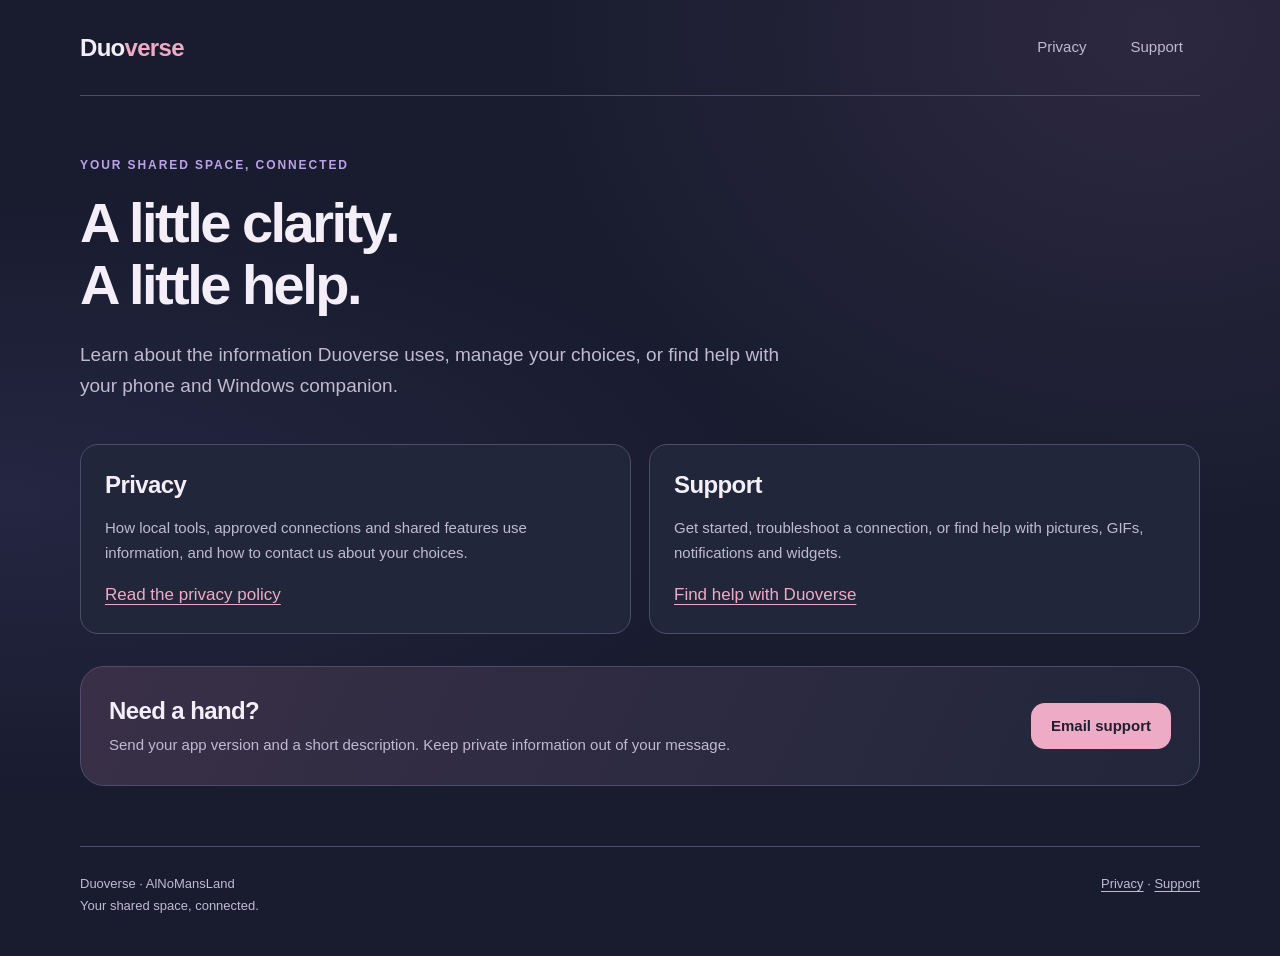
<file: docs/index.html>
<!doctype html>
<html lang="en">
<head>
  <meta charset="utf-8">
  <meta name="viewport" content="width=device-width, initial-scale=1">
  <meta name="robots" content="noindex, nofollow">
  <meta name="referrer" content="no-referrer">
  <meta name="description" content="Privacy information and practical support for Duoverse.">
  <meta name="color-scheme" content="dark light">
  <title>Privacy and support — Duoverse</title>
  <link rel="stylesheet" href="assets/site.css">
</head>
<body>
  <a class="skip" href="#main">Skip to content</a>
  <div class="shell">
    <header class="site-header">
      <a class="brand" href="./" aria-label="Duoverse privacy and support">Duo<span>verse</span></a>
      <nav aria-label="Privacy and support"><a href="privacy/">Privacy</a><a href="support/">Support</a></nav>
    </header>
    <main id="main">
      <div class="hero">
        <p class="eyebrow">Your shared space, connected</p>
        <h1>A little clarity.<br>A little help.</h1>
        <p class="lead">Learn about the information Duoverse uses, manage your choices, or find help with your phone and Windows companion.</p>
      </div>
      <div class="two-columns">
        <section class="info-card" aria-labelledby="privacy-title"><h2 id="privacy-title">Privacy</h2><p>How local tools, approved connections and shared features use information, and how to contact us about your choices.</p><a href="privacy/">Read the privacy policy</a></section>
        <section class="info-card" aria-labelledby="support-title"><h2 id="support-title">Support</h2><p>Get started, troubleshoot a connection, or find help with pictures, GIFs, notifications and widgets.</p><a href="support/">Find help with Duoverse</a></section>
      </div>
      <div class="contact-card" style="margin-top:32px"><div><h2>Need a hand?</h2><p>Send your app version and a short description. Keep private information out of your message.</p></div><a class="button" href="mailto:duoverseoffficial@gmail.com">Email support</a></div>
    </main>
    <footer><p>Duoverse · AlNoMansLand<br>Your shared space, connected.</p><p><a href="privacy/">Privacy</a> · <a href="support/">Support</a></p></footer>
  </div>
</body>
</html>
</file>
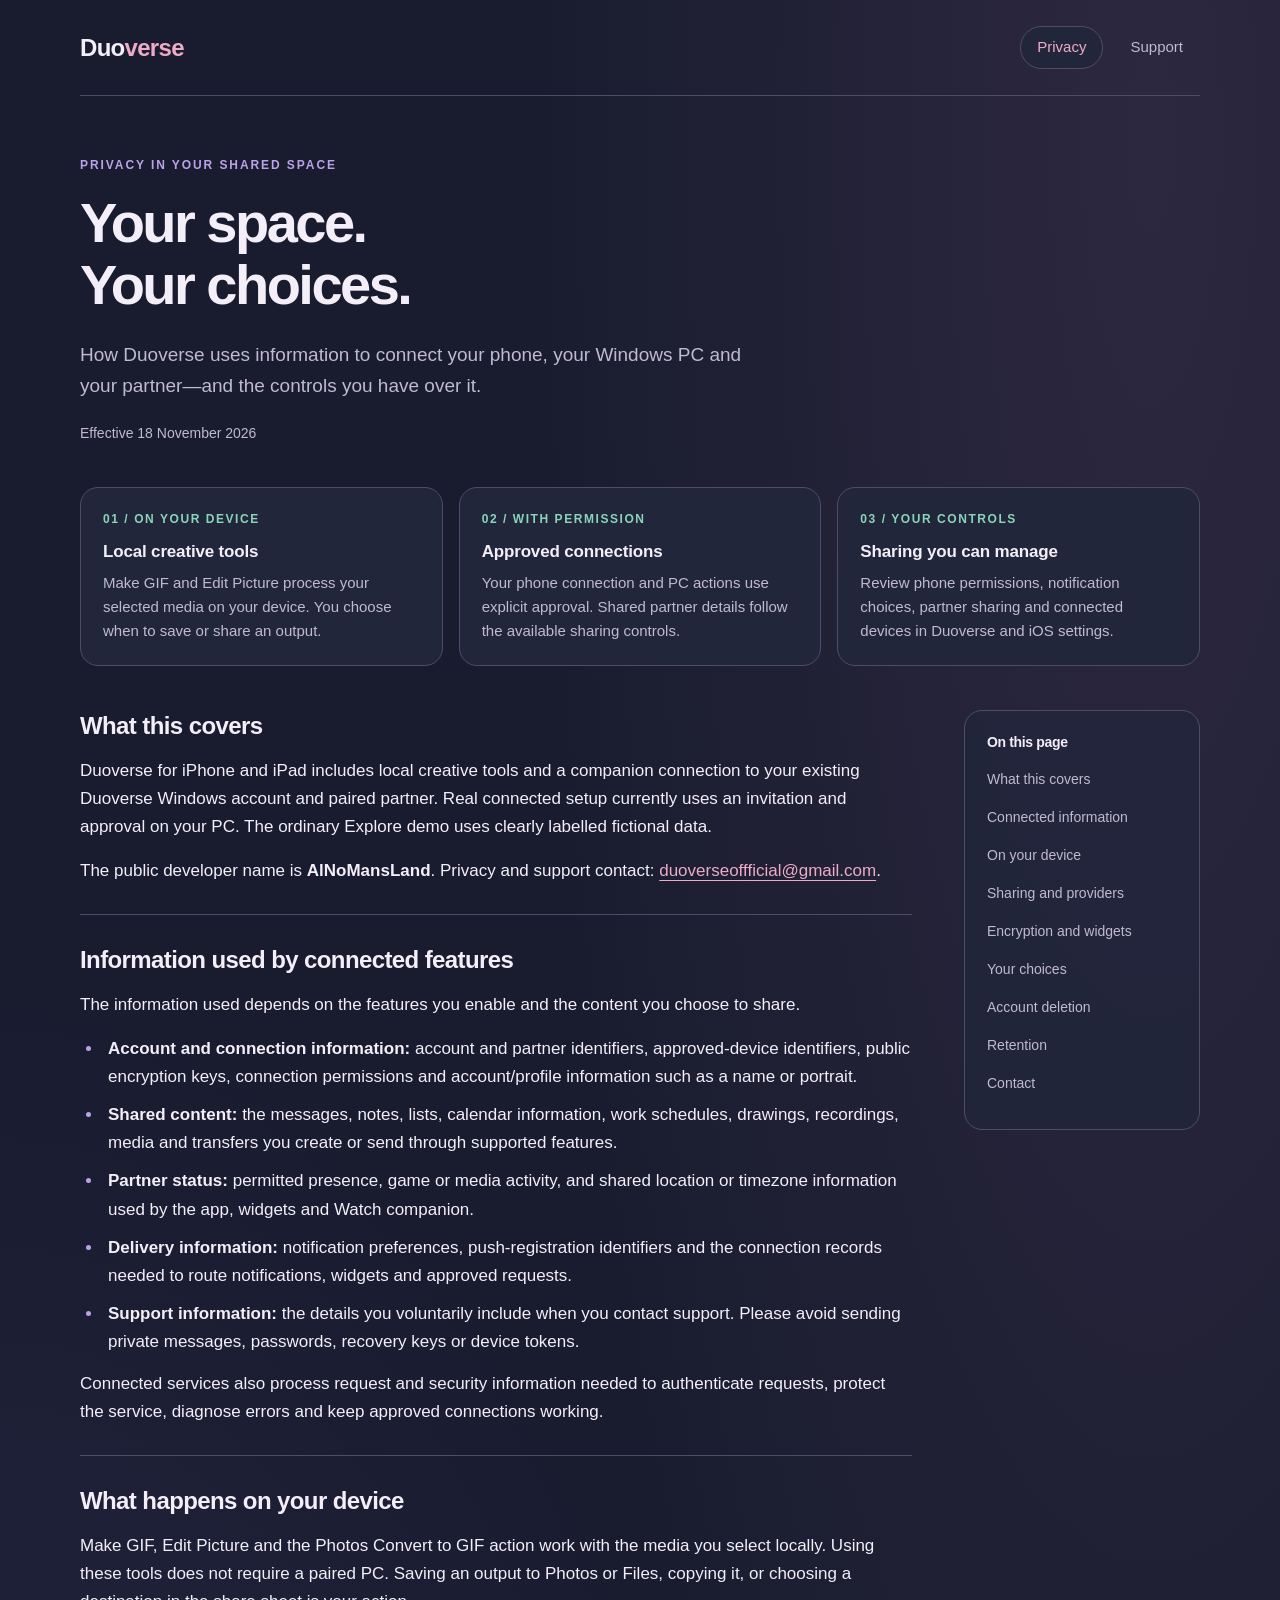
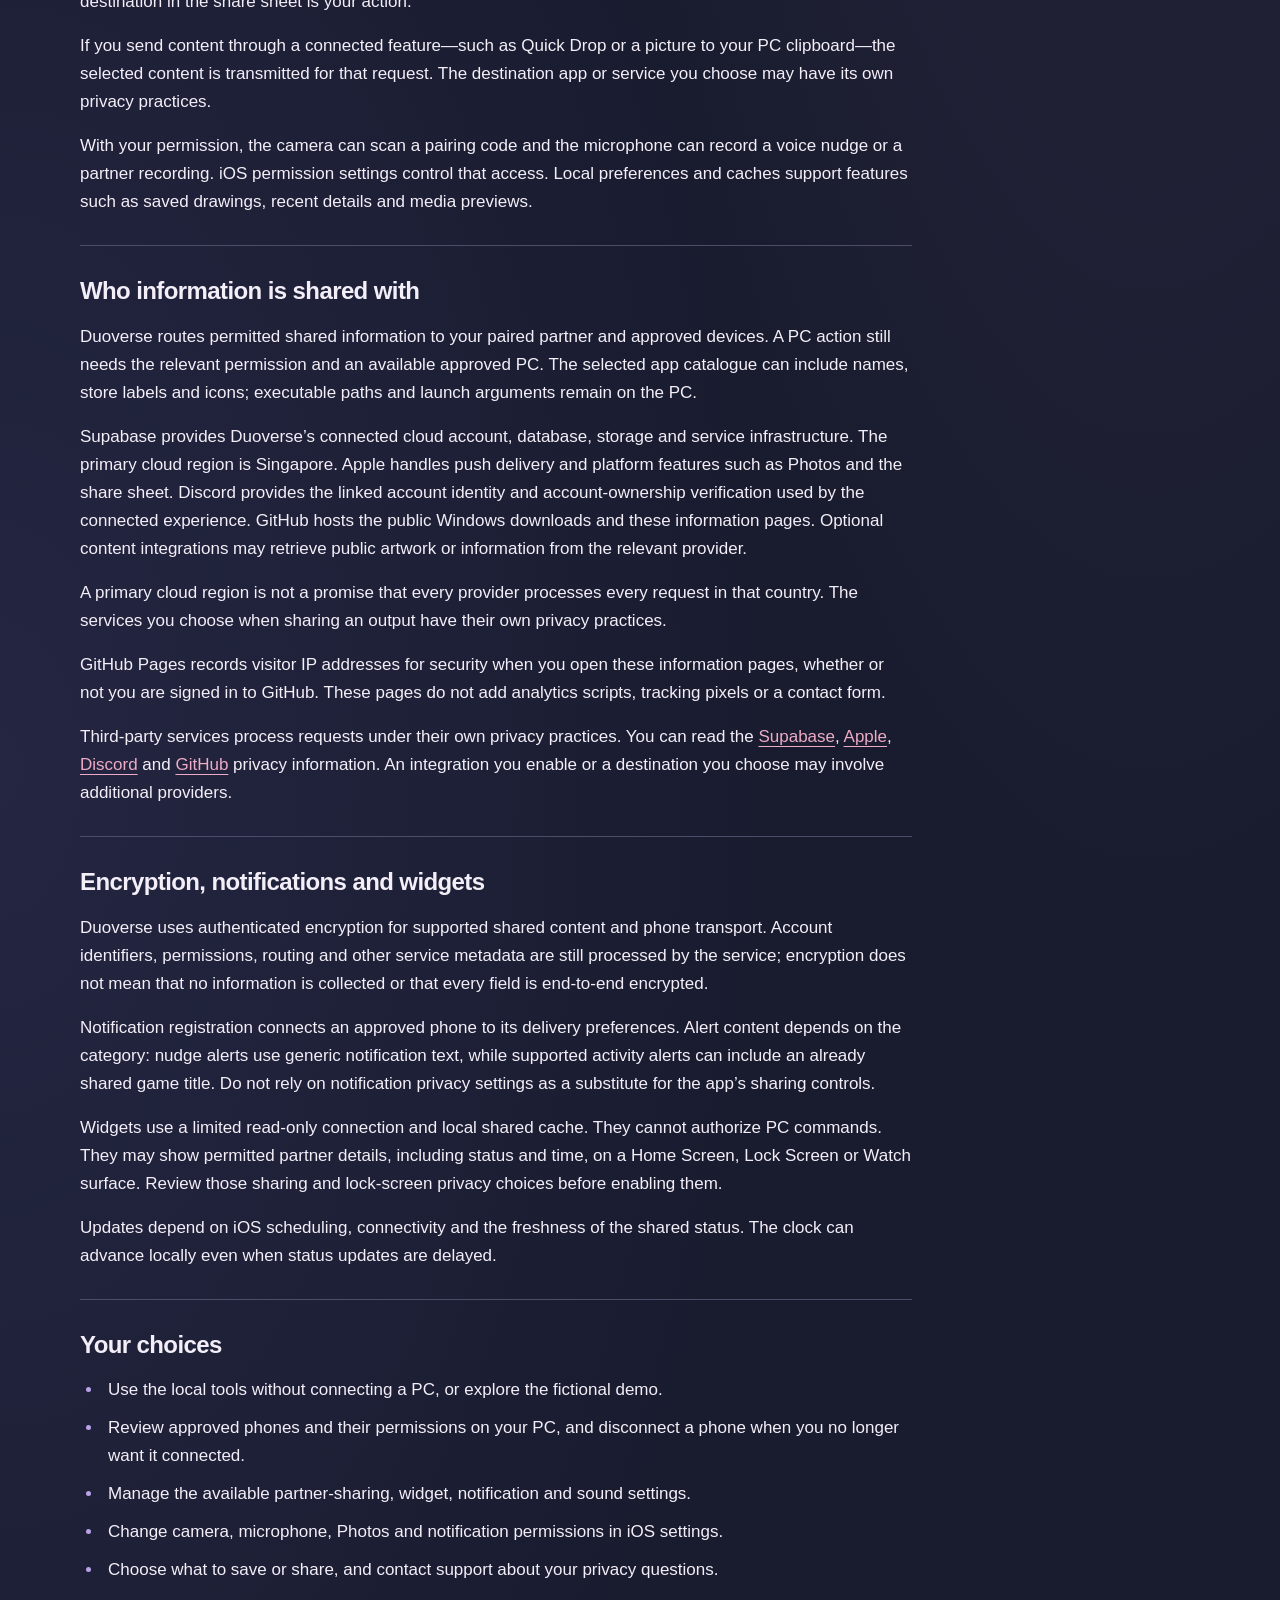
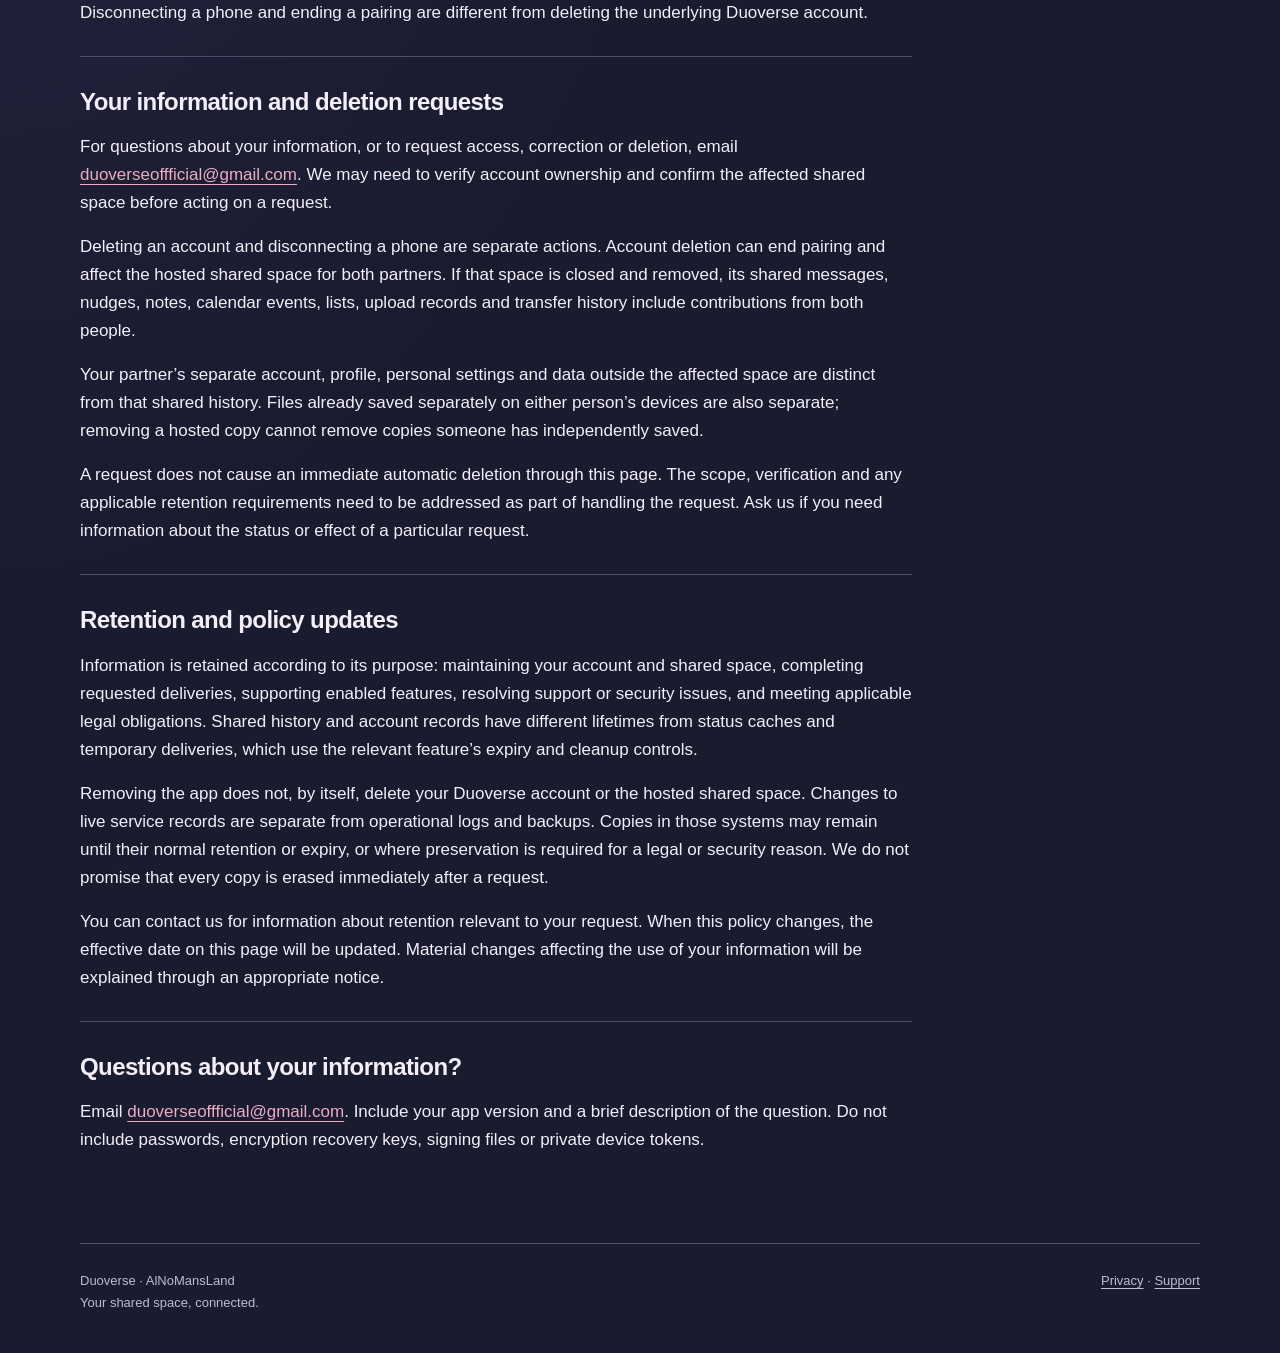
<file: docs/privacy/index.html>
<!doctype html>
<html lang="en">
<head>
  <meta charset="utf-8">
  <meta name="viewport" content="width=device-width, initial-scale=1">
  <meta name="robots" content="noindex, nofollow">
  <meta name="description" content="How Duoverse uses information for local creative tools, approved devices and your shared space.">
  <meta name="color-scheme" content="dark light">
  <meta name="referrer" content="no-referrer">
  <title>Privacy — Duoverse</title>
  <link rel="stylesheet" href="../assets/site.css">
</head>
<body>
  <a class="skip" href="#main">Skip to content</a>
  <div class="shell">
    <header class="site-header">
      <a class="brand" href="../support/" aria-label="Duoverse support">Duo<span>verse</span></a>
      <nav aria-label="Privacy and support">
        <a href="../privacy/" aria-current="page">Privacy</a>
        <a href="../support/">Support</a>
      </nav>
    </header>
    <main id="main">
      <div class="hero">
        <p class="eyebrow">Privacy in your shared space</p>
        <h1>Your space.<br>Your choices.</h1>
        <p class="lead">How Duoverse uses information to connect your phone, your Windows PC and your partner—and the controls you have over it.</p>
        <p class="meta">Effective 18 November 2026</p>
      </div>
      <div class="overview" aria-label="Privacy overview">
        <div><span class="number">01 / ON YOUR DEVICE</span><h2>Local creative tools</h2><p>Make GIF and Edit Picture process your selected media on your device. You choose when to save or share an output.</p></div>
        <div><span class="number">02 / WITH PERMISSION</span><h2>Approved connections</h2><p>Your phone connection and PC actions use explicit approval. Shared partner details follow the available sharing controls.</p></div>
        <div><span class="number">03 / YOUR CONTROLS</span><h2>Sharing you can manage</h2><p>Review phone permissions, notification choices, partner sharing and connected devices in Duoverse and iOS settings.</p></div>
      </div>
      <div class="document">
        <article aria-label="Privacy policy">
          <section id="scope">
            <h2>What this covers</h2>
            <p>Duoverse for iPhone and iPad includes local creative tools and a companion connection to your existing Duoverse Windows account and paired partner. Real connected setup currently uses an invitation and approval on your PC. The ordinary Explore demo uses clearly labelled fictional data.</p>
            <p>The public developer name is <strong>AlNoMansLand</strong>. Privacy and support contact: <a href="mailto:duoverseoffficial@gmail.com">duoverseoffficial@gmail.com</a>.</p>
          </section>
          <section id="information">
            <h2>Information used by connected features</h2>
            <p>The information used depends on the features you enable and the content you choose to share.</p>
            <ul>
              <li><strong>Account and connection information:</strong> account and partner identifiers, approved-device identifiers, public encryption keys, connection permissions and account/profile information such as a name or portrait.</li>
              <li><strong>Shared content:</strong> the messages, notes, lists, calendar information, work schedules, drawings, recordings, media and transfers you create or send through supported features.</li>
              <li><strong>Partner status:</strong> permitted presence, game or media activity, and shared location or timezone information used by the app, widgets and Watch companion.</li>
              <li><strong>Delivery information:</strong> notification preferences, push-registration identifiers and the connection records needed to route notifications, widgets and approved requests.</li>
              <li><strong>Support information:</strong> the details you voluntarily include when you contact support. Please avoid sending private messages, passwords, recovery keys or device tokens.</li>
            </ul>
            <p>Connected services also process request and security information needed to authenticate requests, protect the service, diagnose errors and keep approved connections working.</p>
          </section>
          <section id="local-tools">
            <h2>What happens on your device</h2>
            <p>Make GIF, Edit Picture and the Photos Convert to GIF action work with the media you select locally. Using these tools does not require a paired PC. Saving an output to Photos or Files, copying it, or choosing a destination in the share sheet is your action.</p>
            <p>If you send content through a connected feature—such as Quick Drop or a picture to your PC clipboard—the selected content is transmitted for that request. The destination app or service you choose may have its own privacy practices.</p>
            <p>With your permission, the camera can scan a pairing code and the microphone can record a voice nudge or a partner recording. iOS permission settings control that access. Local preferences and caches support features such as saved drawings, recent details and media previews.</p>
          </section>
          <section id="sharing">
            <h2>Who information is shared with</h2>
            <p>Duoverse routes permitted shared information to your paired partner and approved devices. A PC action still needs the relevant permission and an available approved PC. The selected app catalogue can include names, store labels and icons; executable paths and launch arguments remain on the PC.</p>
            <p>Supabase provides Duoverse’s connected cloud account, database, storage and service infrastructure. The primary cloud region is Singapore. Apple handles push delivery and platform features such as Photos and the share sheet. Discord provides the linked account identity and account-ownership verification used by the connected experience. GitHub hosts the public Windows downloads and these information pages. Optional content integrations may retrieve public artwork or information from the relevant provider.</p>
            <p>A primary cloud region is not a promise that every provider processes every request in that country. The services you choose when sharing an output have their own privacy practices.</p>
            <p>GitHub Pages records visitor IP addresses for security when you open these information pages, whether or not you are signed in to GitHub. These pages do not add analytics scripts, tracking pixels or a contact form.</p>
            <p>Third-party services process requests under their own privacy practices. You can read the <a href="https://supabase.com/privacy">Supabase</a>, <a href="https://www.apple.com/legal/privacy/">Apple</a>, <a href="https://discord.com/privacy">Discord</a> and <a href="https://docs.github.com/en/site-policy/privacy-policies/github-general-privacy-statement">GitHub</a> privacy information. An integration you enable or a destination you choose may involve additional providers.</p>
          </section>
          <section id="security">
            <h2>Encryption, notifications and widgets</h2>
            <p>Duoverse uses authenticated encryption for supported shared content and phone transport. Account identifiers, permissions, routing and other service metadata are still processed by the service; encryption does not mean that no information is collected or that every field is end-to-end encrypted.</p>
            <p>Notification registration connects an approved phone to its delivery preferences. Alert content depends on the category: nudge alerts use generic notification text, while supported activity alerts can include an already shared game title. Do not rely on notification privacy settings as a substitute for the app’s sharing controls.</p>
            <p>Widgets use a limited read-only connection and local shared cache. They cannot authorize PC commands. They may show permitted partner details, including status and time, on a Home Screen, Lock Screen or Watch surface. Review those sharing and lock-screen privacy choices before enabling them.</p>
            <p>Updates depend on iOS scheduling, connectivity and the freshness of the shared status. The clock can advance locally even when status updates are delayed.</p>
          </section>
          <section id="controls">
            <h2>Your choices</h2>
            <ul>
              <li>Use the local tools without connecting a PC, or explore the fictional demo.</li>
              <li>Review approved phones and their permissions on your PC, and disconnect a phone when you no longer want it connected.</li>
              <li>Manage the available partner-sharing, widget, notification and sound settings.</li>
              <li>Change camera, microphone, Photos and notification permissions in iOS settings.</li>
              <li>Choose what to save or share, and contact support about your privacy questions.</li>
            </ul>
            <p>Disconnecting a phone and ending a pairing are different from deleting the underlying Duoverse account.</p>
          </section>
          <section id="deletion">
            <h2>Your information and deletion requests</h2>
            <p>For questions about your information, or to request access, correction or deletion, email <a href="mailto:duoverseoffficial@gmail.com">duoverseoffficial@gmail.com</a>. We may need to verify account ownership and confirm the affected shared space before acting on a request.</p>
            <p>Deleting an account and disconnecting a phone are separate actions. Account deletion can end pairing and affect the hosted shared space for both partners. If that space is closed and removed, its shared messages, nudges, notes, calendar events, lists, upload records and transfer history include contributions from both people.</p>
            <p>Your partner’s separate account, profile, personal settings and data outside the affected space are distinct from that shared history. Files already saved separately on either person’s devices are also separate; removing a hosted copy cannot remove copies someone has independently saved.</p>
            <p>A request does not cause an immediate automatic deletion through this page. The scope, verification and any applicable retention requirements need to be addressed as part of handling the request. Ask us if you need information about the status or effect of a particular request.</p>
          </section>
          <section id="retention">
            <h2>Retention and policy updates</h2>
            <p>Information is retained according to its purpose: maintaining your account and shared space, completing requested deliveries, supporting enabled features, resolving support or security issues, and meeting applicable legal obligations. Shared history and account records have different lifetimes from status caches and temporary deliveries, which use the relevant feature’s expiry and cleanup controls.</p>
            <p>Removing the app does not, by itself, delete your Duoverse account or the hosted shared space. Changes to live service records are separate from operational logs and backups. Copies in those systems may remain until their normal retention or expiry, or where preservation is required for a legal or security reason. We do not promise that every copy is erased immediately after a request.</p>
            <p>You can contact us for information about retention relevant to your request. When this policy changes, the effective date on this page will be updated. Material changes affecting the use of your information will be explained through an appropriate notice.</p>
          </section>
          <section id="contact">
            <h2>Questions about your information?</h2>
            <p>Email <a href="mailto:duoverseoffficial@gmail.com">duoverseoffficial@gmail.com</a>. Include your app version and a brief description of the question. Do not include passwords, encryption recovery keys, signing files or private device tokens.</p>
          </section>
        </article>
        <aside class="contents" aria-labelledby="contents-title">
          <h2 id="contents-title">On this page</h2>
          <ol>
            <li><a href="#scope">What this covers</a></li>
            <li><a href="#information">Connected information</a></li>
            <li><a href="#local-tools">On your device</a></li>
            <li><a href="#sharing">Sharing and providers</a></li>
            <li><a href="#security">Encryption and widgets</a></li>
            <li><a href="#controls">Your choices</a></li>
            <li><a href="#deletion">Account deletion</a></li>
            <li><a href="#retention">Retention</a></li>
            <li><a href="#contact">Contact</a></li>
          </ol>
        </aside>
      </div>
    </main>
    <footer><p>Duoverse · AlNoMansLand<br>Your shared space, connected.</p><p><a href="../privacy/">Privacy</a> · <a href="../support/">Support</a></p></footer>
  </div>
</body>
</html>
</file>
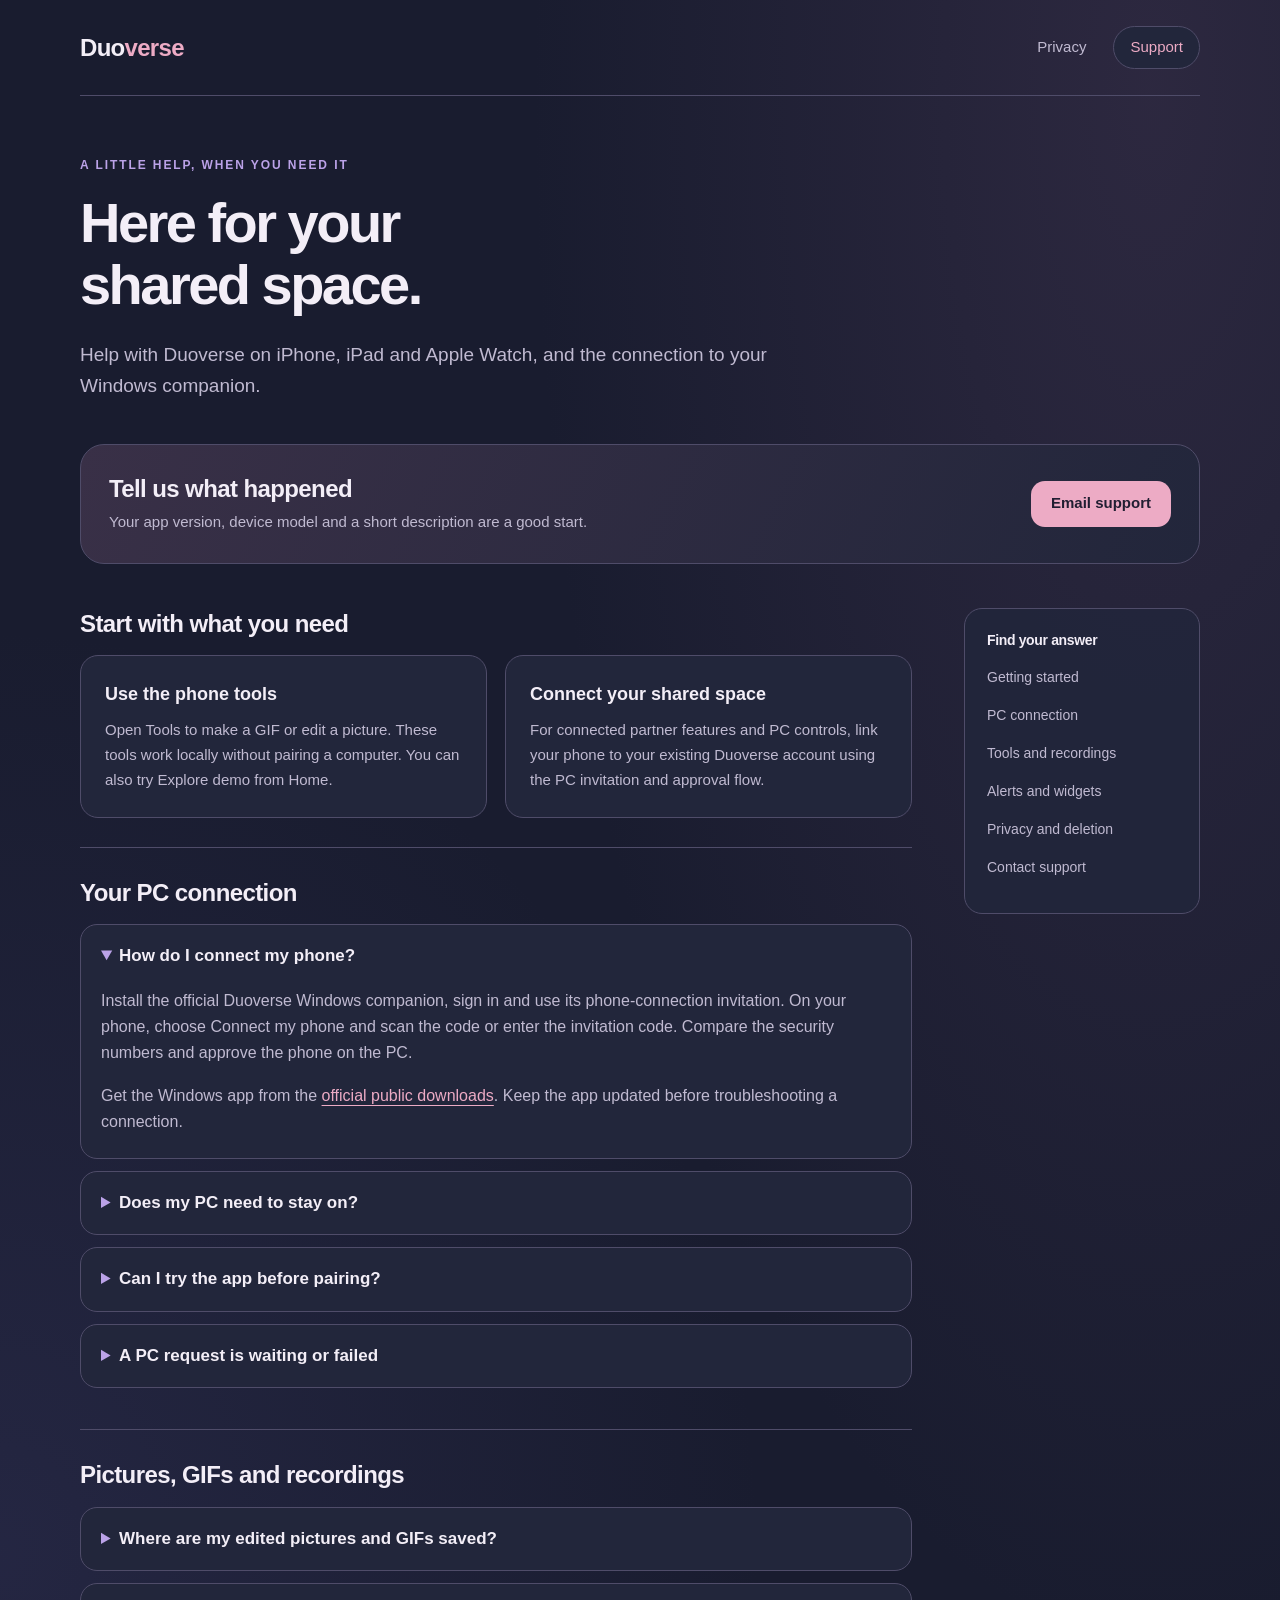
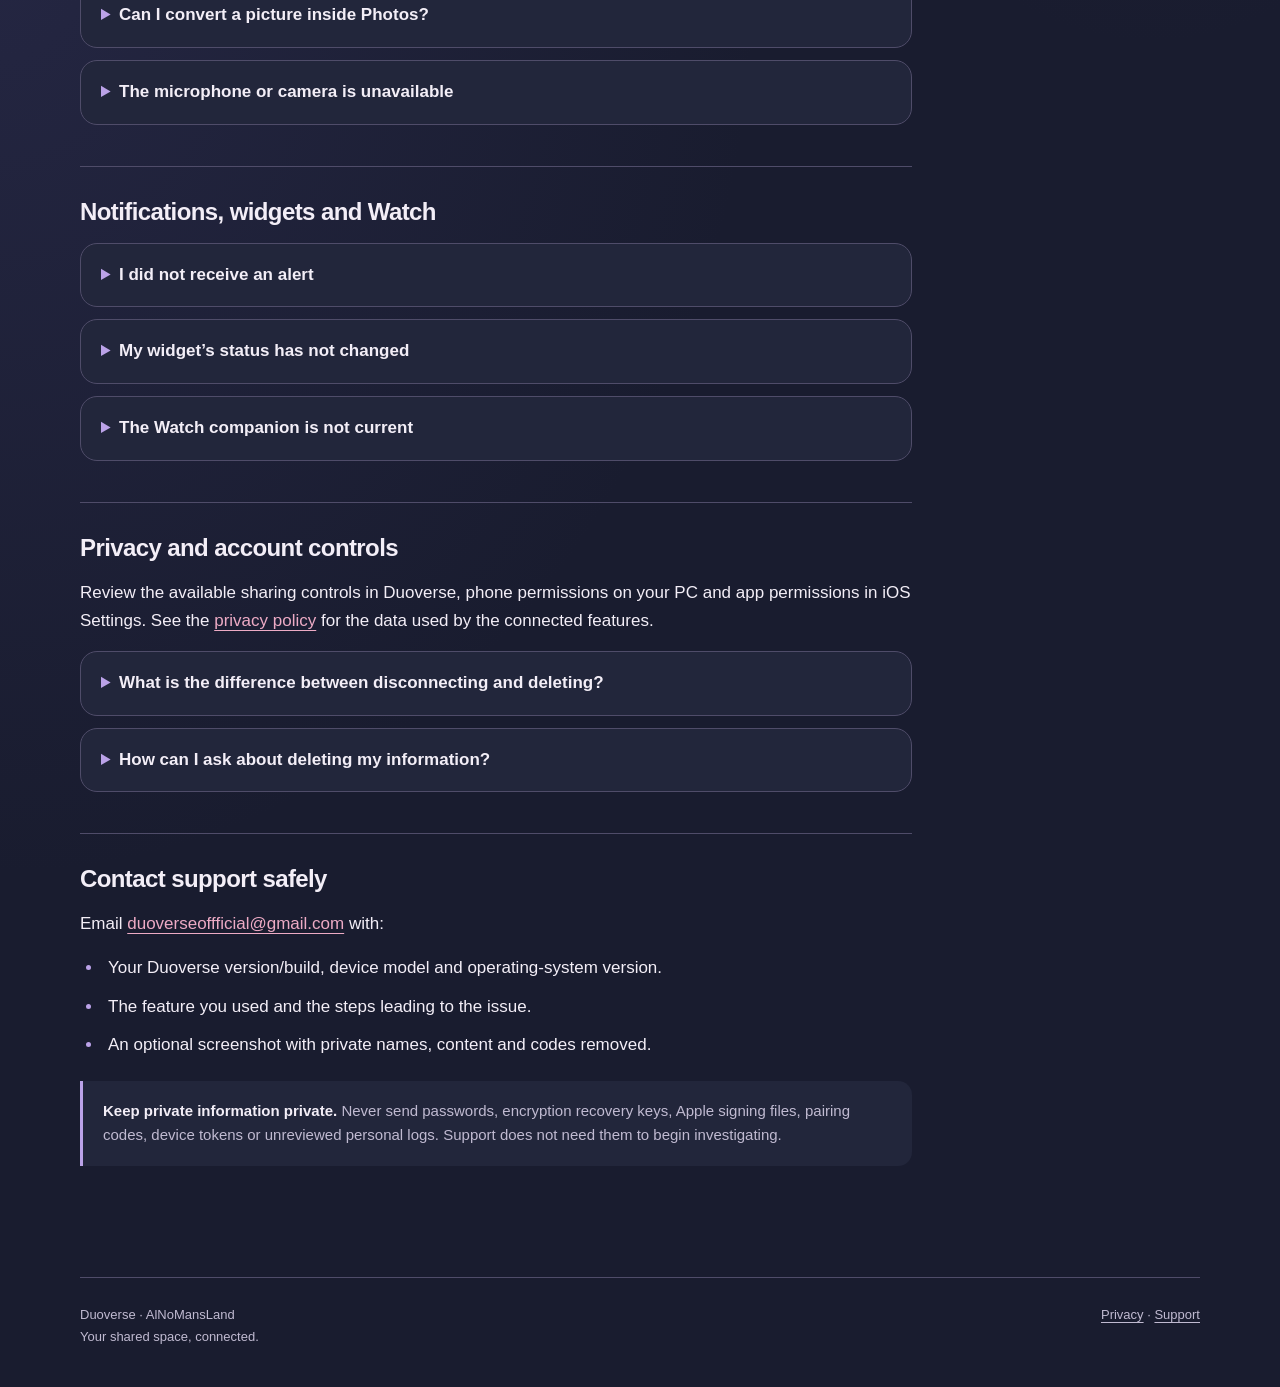
<file: docs/support/index.html>
<!doctype html>
<html lang="en">
<head>
  <meta charset="utf-8">
  <meta name="viewport" content="width=device-width, initial-scale=1">
  <meta name="robots" content="noindex, nofollow">
  <meta name="description" content="Duoverse help for setup, local creative tools, connections, notifications, widgets and privacy.">
  <meta name="color-scheme" content="dark light">
  <meta name="referrer" content="no-referrer">
  <title>Support — Duoverse</title>
  <link rel="stylesheet" href="../assets/site.css">
</head>
<body>
  <a class="skip" href="#main">Skip to content</a>
  <div class="shell">
    <header class="site-header">
      <a class="brand" href="../support/" aria-label="Duoverse support">Duo<span>verse</span></a>
      <nav aria-label="Privacy and support"><a href="../privacy/">Privacy</a><a href="../support/" aria-current="page">Support</a></nav>
    </header>
    <main id="main">
      <div class="hero">
        <p class="eyebrow">A little help, when you need it</p>
        <h1>Here for your<br>shared space.</h1>
        <p class="lead">Help with Duoverse on iPhone, iPad and Apple Watch, and the connection to your Windows companion.</p>
      </div>
      <div class="contact-card">
        <div><h2>Tell us what happened</h2><p>Your app version, device model and a short description are a good start.</p></div>
        <a class="button" href="mailto:duoverseoffficial@gmail.com">Email support</a>
      </div>
      <div class="document">
        <article aria-label="Support information">
          <section id="start">
            <h2>Start with what you need</h2>
            <div class="two-columns">
              <div class="info-card"><h3>Use the phone tools</h3><p>Open Tools to make a GIF or edit a picture. These tools work locally without pairing a computer. You can also try Explore demo from Home.</p></div>
              <div class="info-card"><h3>Connect your shared space</h3><p>For connected partner features and PC controls, link your phone to your existing Duoverse account using the PC invitation and approval flow.</p></div>
            </div>
          </section>
          <section id="connection">
            <h2>Your PC connection</h2>
            <details open><summary>How do I connect my phone?</summary><div><p>Install the official Duoverse Windows companion, sign in and use its phone-connection invitation. On your phone, choose Connect my phone and scan the code or enter the invitation code. Compare the security numbers and approve the phone on the PC.</p><p>Get the Windows app from the <a href="https://github.com/AlNoMansLand/duoverse-downloads/releases/latest">official public downloads</a>. Keep the app updated before troubleshooting a connection.</p></div></details>
            <details><summary>Does my PC need to stay on?</summary><div><p>PC controls, launching apps and receiving a request on that PC need an available approved computer running Duoverse. Duoverse does not wake an offline PC. Local editing tools work without a PC.</p><p>Connected data and notification delivery also depend on a valid approved connection, your sharing choices, connectivity and the relevant devices or services being available.</p></div></details>
            <details><summary>Can I try the app before pairing?</summary><div><p>Yes. Tools works without pairing. Home → Explore demo → Just demo shows fictional partner and shared-space data. Simulated demo actions do not send real nudges or control a real computer.</p></div></details>
            <details><summary>A PC request is waiting or failed</summary><div><p>Check that the intended PC is online, running Duoverse, and still approves this phone and the requested action. Confirm that the target app is installed and approved on that PC. A disconnected or revoked connection needs ordinary pairing and approval again.</p></div></details>
          </section>
          <section id="tools">
            <h2>Pictures, GIFs and recordings</h2>
            <details><summary>Where are my edited pictures and GIFs saved?</summary><div><p>Choose Save or Share in the tool. The result goes to the destination you select, such as Photos, Files or another app. Editing alone does not send the media to your partner or PC.</p><p>If the receiving app displays a GIF as a still image, save the GIF file and check that you are sharing the GIF output rather than a preview image.</p></div></details>
            <details><summary>Can I convert a picture inside Photos?</summary><div><p>The Duoverse Convert to GIF action works from the system share sheet for supported selected media. Conversion and saving take place in the action’s interface. Access to the available action and permission prompts is controlled by iOS.</p></div></details>
            <details><summary>The microphone or camera is unavailable</summary><div><p>Check Duoverse’s permissions in iOS Settings. Microphone access is needed for voice nudges and recordings; camera access is needed to scan a pairing code. Close any active recording or call if the microphone is busy, then try again in the latest Duoverse version.</p><p>If the app closes unexpectedly, send the app/build number, iOS version and what you tapped. Share a crash report only after checking it for private information.</p></div></details>
          </section>
          <section id="alerts">
            <h2>Notifications, widgets and Watch</h2>
            <details><summary>I did not receive an alert</summary><div><p>Check iOS notification permission, Focus and sound settings, then Duoverse’s notification category and pause settings. The partner must share the relevant activity, and the underlying connected setup must still be valid.</p><p>Silent sound choices do not play an audible cue. iOS controls final presentation, including when a notification appears on Apple Watch.</p></div></details>
            <details><summary>My widget’s status has not changed</summary><div><p>Open Duoverse and check that the partner and connection details are correct. Review partner/widget sharing and privacy choices. A locally advancing clock does not mean that new activity data has arrived.</p><p>iOS schedules widget updates. Connectivity, stale data and privacy changes can affect what is shown; Duoverse does not promise a fixed two-second refresh interval.</p></div></details>
            <details><summary>The Watch companion is not current</summary><div><p>Check that the iPhone companion is installed, connected and up to date, and that your Watch can reach the phone. Shared details depend on the same account, permissions and data freshness. Use the Watch app on iPhone to check installation and notification settings.</p></div></details>
          </section>
          <section id="privacy">
            <h2>Privacy and account controls</h2>
            <p>Review the available sharing controls in Duoverse, phone permissions on your PC and app permissions in iOS Settings. See the <a href="../privacy/">privacy policy</a> for the data used by the connected features.</p>
            <details><summary>What is the difference between disconnecting and deleting?</summary><div><p>Disconnecting removes the approved phone connection. It does not, by itself, delete the account or the hosted shared history. Account deletion is a separate permanent flow.</p></div></details>
            <details><summary>How can I ask about deleting my information?</summary><div><p>Email <a href="mailto:duoverseoffficial@gmail.com">duoverseoffficial@gmail.com</a> with a brief description of your request. Account ownership and the affected shared-space scope may need to be verified before a change can be made. Do not send your password, recovery key or pairing code.</p><p>Account deletion can affect the hosted shared space for both partners, including both people’s shared history. The partner’s separate account and data outside that space are distinct. Files already saved separately on either person’s device remain there.</p><p>A support request does not trigger an immediate automatic deletion. See the <a href="../privacy/#deletion">privacy policy</a> for the distinction between disconnecting, shared history and deletion requests.</p></div></details>
          </section>
          <section id="contact">
            <h2>Contact support safely</h2>
            <p>Email <a href="mailto:duoverseoffficial@gmail.com">duoverseoffficial@gmail.com</a> with:</p>
            <ul><li>Your Duoverse version/build, device model and operating-system version.</li><li>The feature you used and the steps leading to the issue.</li><li>An optional screenshot with private names, content and codes removed.</li></ul>
            <aside class="note"><strong>Keep private information private.</strong> Never send passwords, encryption recovery keys, Apple signing files, pairing codes, device tokens or unreviewed personal logs. Support does not need them to begin investigating.</aside>
          </section>
        </article>
        <aside class="contents" aria-labelledby="contents-title"><h2 id="contents-title">Find your answer</h2><ol><li><a href="#start">Getting started</a></li><li><a href="#connection">PC connection</a></li><li><a href="#tools">Tools and recordings</a></li><li><a href="#alerts">Alerts and widgets</a></li><li><a href="#privacy">Privacy and deletion</a></li><li><a href="#contact">Contact support</a></li></ol></aside>
      </div>
    </main>
    <footer><p>Duoverse · AlNoMansLand<br>Your shared space, connected.</p><p><a href="../privacy/">Privacy</a> · <a href="../support/">Support</a></p></footer>
  </div>
</body>
</html>
</file>
<file: docs/assets/site.css>
:root {
  color-scheme: dark;
  --background: #191c2f;
  --panel: #22263b;
  --raised: #2d2f48;
  --ink: #f3eef7;
  --muted: #c0bad1;
  --pink: #edabc5;
  --lavender: #bba2e8;
  --mint: #89d5b9;
  --border: #4f4c69;
  --radius: 24px;
  font-family: -apple-system, BlinkMacSystemFont, "Segoe UI", sans-serif;
  font-synthesis: none;
}
* { box-sizing: border-box; }
html { scroll-padding-top: 24px; }
body {
  margin: 0;
  color: var(--ink);
  background: radial-gradient(ellipse at 90% 3%, #40345080 0, transparent 38%),
    radial-gradient(ellipse at 0 52%, #37376260 0, transparent 42%), var(--background);
  line-height: 1.65;
  font-size: 17px;
  overflow-wrap: anywhere;
}
a { color: var(--pink); text-underline-offset: .22em; text-decoration-thickness: 1px; }
a:hover { color: var(--ink); }
a:focus-visible, summary:focus-visible {
  outline: 3px solid var(--pink);
  outline-offset: 5px;
  border-radius: 5px;
}
.skip { position: absolute; top: 8px; left: 16px; padding: 12px 18px; background: var(--raised); transform: translateY(-180%); z-index: 5; }
.skip:focus { transform: translateY(0); }
.shell { width: min(1120px, calc(100% - 64px)); margin-inline: auto; }
.site-header { display: flex; align-items: center; justify-content: space-between; gap: 24px; padding-block: 26px; border-bottom: 1px solid var(--border); }
.brand { font-size: 24px; font-weight: 650; letter-spacing: -.7px; text-decoration: none; color: var(--ink); }
.brand span { color: var(--pink); }
.site-header nav { display: flex; gap: 10px; flex-wrap: wrap; }
.site-header nav a { padding: 8px 16px; color: var(--muted); border: 1px solid transparent; border-radius: 99px; font-size: 15px; text-decoration: none; }
.site-header nav a[aria-current="page"] { color: var(--pink); background: var(--panel); border-color: var(--border); }
.draft { display: flex; gap: 12px; align-items: baseline; flex-wrap: wrap; border: 1px solid #9b865d; background: #363044; border-radius: 14px; padding: 12px 18px; margin-top: 24px; font-size: 14px; color: #f1d9ad; }
.draft strong { font-weight: 650; white-space: nowrap; }
.hero { padding: 60px 0 42px; max-width: 810px; }
.eyebrow { color: var(--lavender); text-transform: uppercase; letter-spacing: .16em; font-size: 12px; font-weight: 650; margin: 0 0 16px; }
h1 { font-size: clamp(34px, 5.2vw, 56px); font-weight: 620; letter-spacing: -.045em; line-height: 1.12; margin: 0 0 22px; }
.lead { color: var(--muted); font-size: 19px; line-height: 1.65; margin: 0; max-width: 700px; }
.meta { font-size: 14px; color: var(--muted); margin: 20px 0 0; }
.overview { display: grid; grid-template-columns: repeat(3, 1fr); gap: 16px; margin-bottom: 44px; }
.overview > div { background: var(--panel); border: 1px solid var(--border); border-radius: 18px; padding: 22px; }
.overview .number { color: var(--mint); font-size: 12px; letter-spacing: .13em; font-weight: 650; display: block; margin-bottom: 11px; }
.overview h2 { font-size: 17px; margin: 0 0 8px; font-weight: 600; letter-spacing: -.01em; }
.overview p { margin: 0; color: var(--muted); font-size: 15px; line-height: 1.6; }
.document { display: grid; grid-template-columns: minmax(0, 1fr) 236px; gap: 52px; align-items: start; }
.document article { min-width: 0; }
.document section { border-top: 1px solid var(--border); padding-block: 29px; }
.document section:first-child { padding-top: 0; border: 0; }
h2 { font-size: 24px; font-weight: 610; letter-spacing: -.025em; line-height: 1.3; margin: 0 0 16px; }
h3 { font-size: 18px; font-weight: 610; margin: 24px 0 9px; }
p { margin: 0 0 16px; }
p:last-child { margin-bottom: 0; }
ul, ol { padding-left: 23px; margin: 14px 0; }
li { padding-left: 5px; margin-block: 10px; }
li::marker { color: var(--lavender); }
strong { font-weight: 620; }
.contents { border: 1px solid var(--border); border-radius: 18px; background: #22263bd9; padding: 22px; }
.contents h2 { font-size: 14px; font-weight: 600; margin-bottom: 14px; color: var(--ink); }
.contents ol { list-style: none; margin: 0; padding: 0; }
.contents li { padding: 0; margin: 10px 0; }
.contents a { color: var(--muted); font-size: 14px; text-decoration: none; }
.contents a:hover { text-decoration: underline; color: var(--pink); }
.note { border-left: 3px solid var(--lavender); border-radius: 0 14px 14px 0; background: var(--panel); padding: 18px 20px; font-size: 15px; color: var(--muted); margin-block: 22px; }
.note strong { color: var(--ink); }
.review-note { border-left-color: #e6c28a; }
.contact-card { display: flex; flex-wrap: wrap; align-items: center; justify-content: space-between; gap: 20px; padding: 28px; border: 1px solid var(--border); background: linear-gradient(115deg, #393047, var(--panel)); border-radius: var(--radius); margin-bottom: 44px; }
.contact-card h2 { margin: 0 0 6px; }
.contact-card p { font-size: 15px; color: var(--muted); margin: 0; }
.button { display: inline-flex; justify-content: center; align-items: center; min-height: 46px; padding: 10px 20px; border-radius: 14px; background: var(--pink); color: #211e32; text-decoration: none; font-size: 15px; font-weight: 650; }
.button:hover { background: #f4c3d7; color: #211e32; }
details { background: var(--panel); border: 1px solid var(--border); border-radius: 17px; margin-block: 12px; padding: 0 20px; }
summary { cursor: pointer; padding-block: 19px; font-weight: 600; line-height: 1.45; }
summary::marker { color: var(--lavender); }
details > div { color: var(--muted); padding: 0 0 22px; font-size: 16px; }
.two-columns { display: grid; grid-template-columns: 1fr 1fr; gap: 18px; }
.info-card { background: var(--panel); border: 1px solid var(--border); padding: 24px; border-radius: 18px; }
.info-card h3 { margin-top: 0; }
.info-card p { font-size: 15px; color: var(--muted); }
footer { margin-top: 60px; padding-block: 26px 40px; border-top: 1px solid var(--border); display: flex; justify-content: space-between; flex-wrap: wrap; gap: 18px; color: var(--muted); font-size: 13px; }
footer p { margin: 0; }
footer a { color: var(--muted); }
@media (max-width: 800px) {
  .document { grid-template-columns: 1fr; gap: 24px; }
  .contents { grid-row: 1; }
  .contents ol { display: flex; flex-wrap: wrap; column-gap: 20px; }
  .contents li { margin-block: 5px; }
  .hero { padding-block: 40px 32px; }
}
@media (max-width: 540px) {
  .shell { width: calc(100% - 40px); }
  .site-header { align-items: flex-start; gap: 14px; padding-block: 20px; }
  .site-header nav { gap: 2px; }
  .site-header nav a { padding: 7px 10px; font-size: 14px; }
  .brand { font-size: 22px; padding-top: 3px; }
  .overview, .two-columns { grid-template-columns: 1fr; }
  .overview { gap: 10px; margin-bottom: 32px; }
  .overview > div { padding: 18px 20px; }
  .overview .number { margin-bottom: 6px; }
  .hero .lead { font-size: 17px; }
  .contact-card { padding: 22px; }
  h2 { font-size: 22px; }
  body { font-size: 16px; }
}
@media (prefers-reduced-transparency: reduce) { .contents { background: var(--panel); } }
@media print {
  :root { color-scheme: light; --ink: #191c2f; --muted: #494255; --background: #fff; --border: #b7b0c3; --panel: #f2eff5; --pink: #78314f; --lavender: #665080; }
  body { background: white; font-size: 11pt; }
  .shell { width: 100%; }
  .site-header nav, .contents, .skip { display: none; }
  .hero { padding-block: 24px; }
  h1 { font-size: 30pt; }
  .document { display: block; }
  .draft, .contact-card { color: #191c2f; background: #f2eff5; }
  section, details { break-inside: avoid; }
}
</file>
